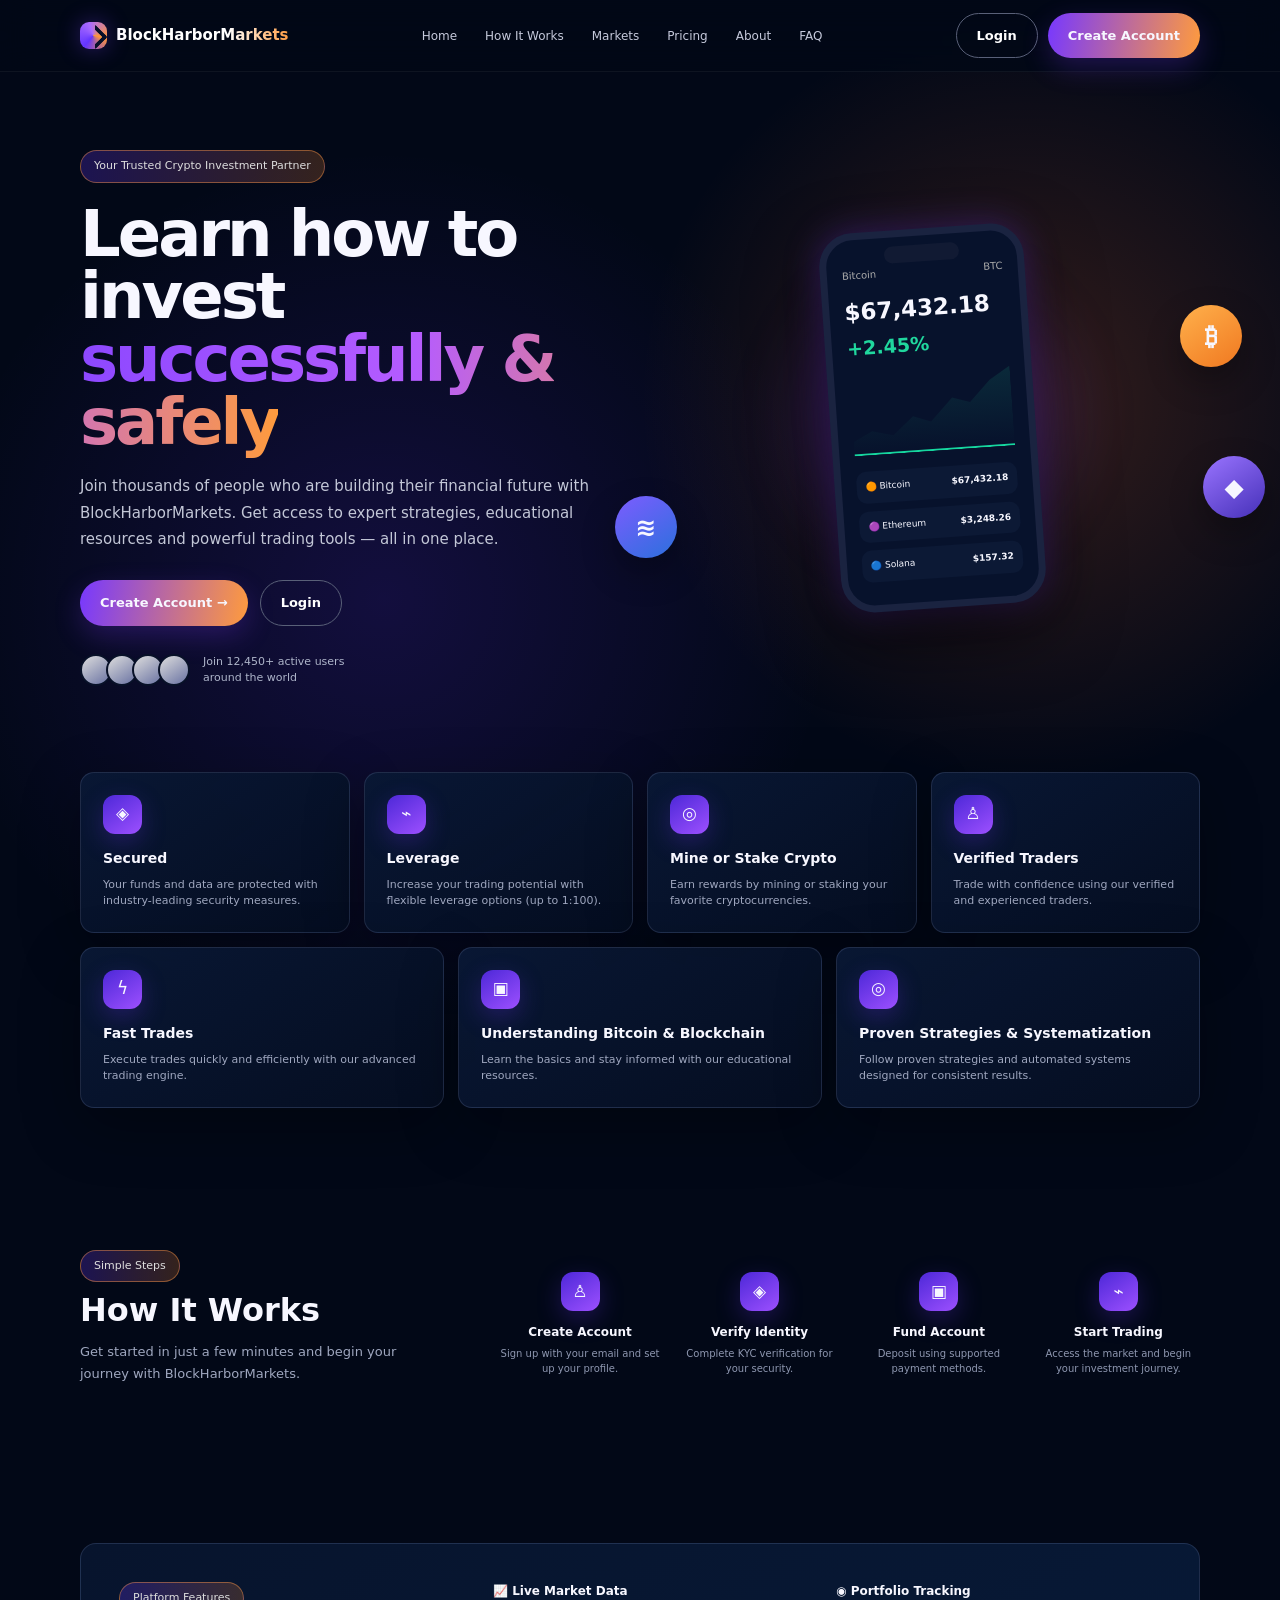
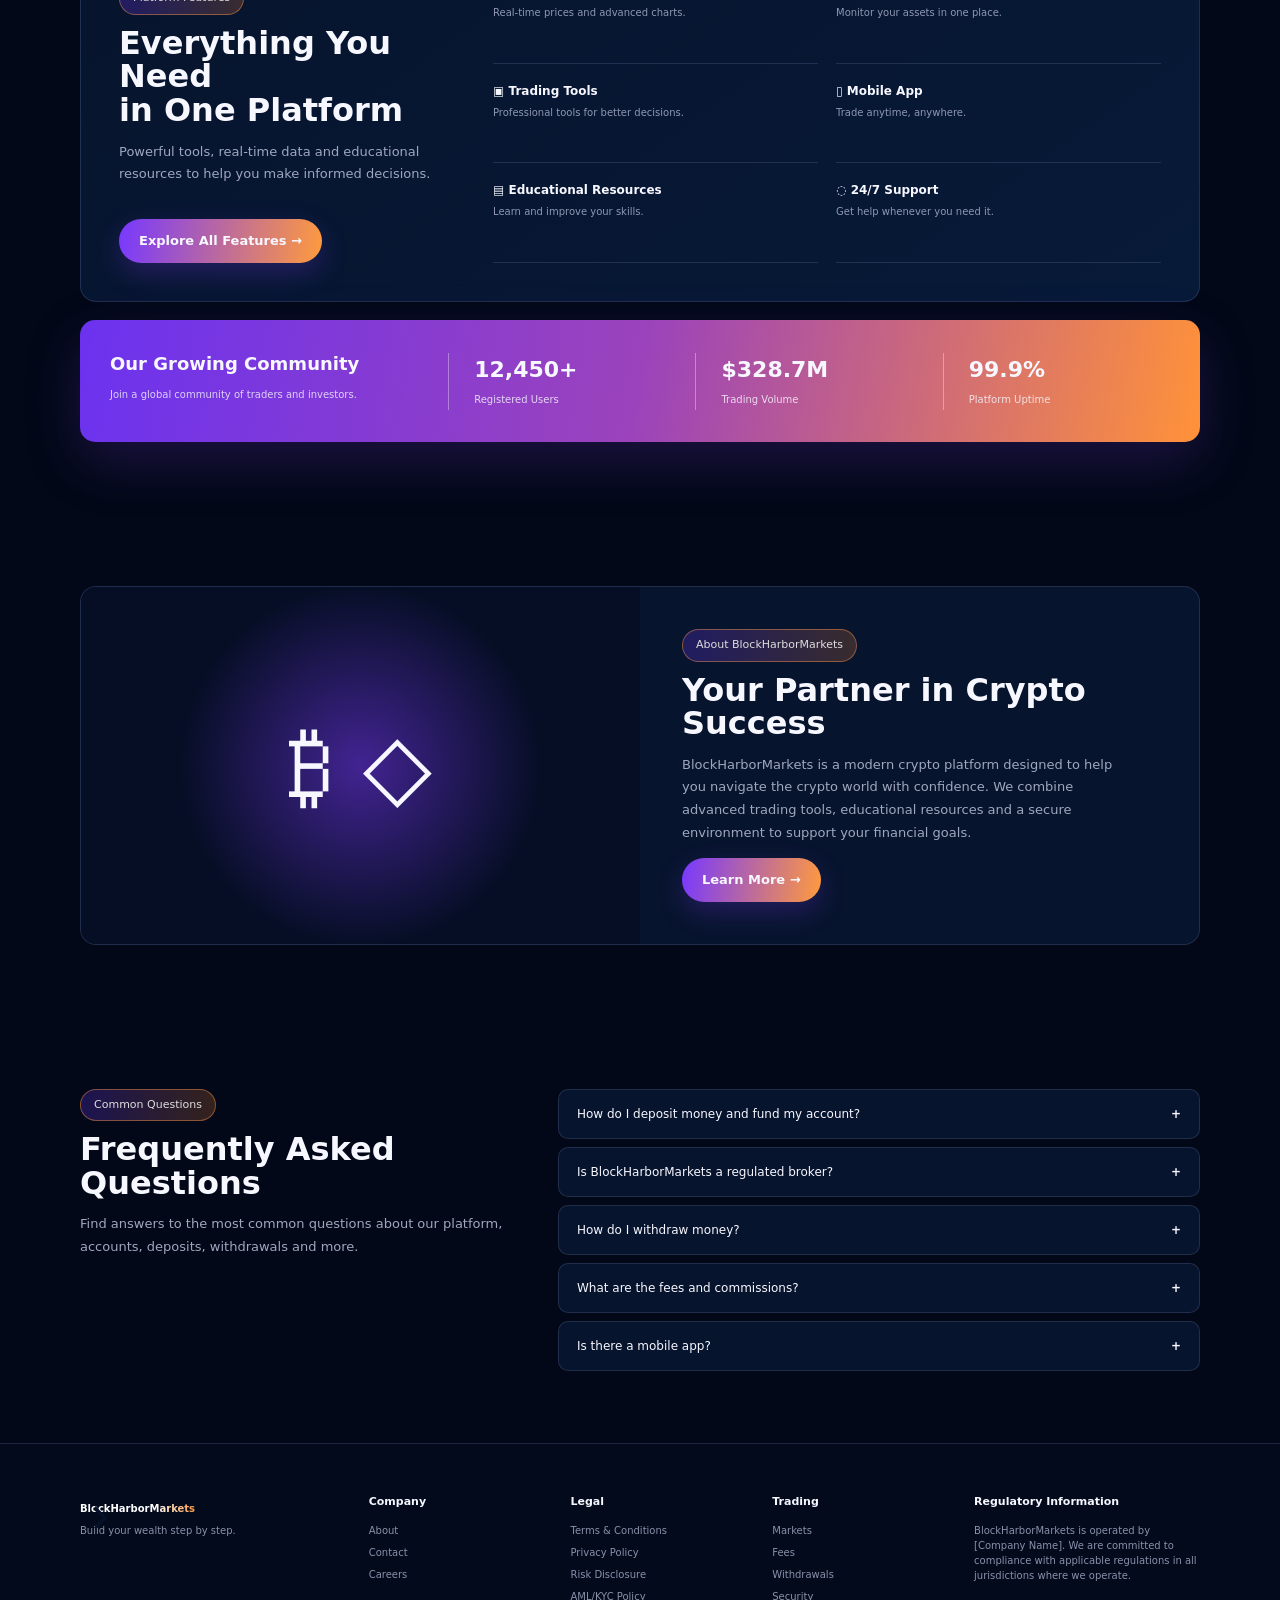
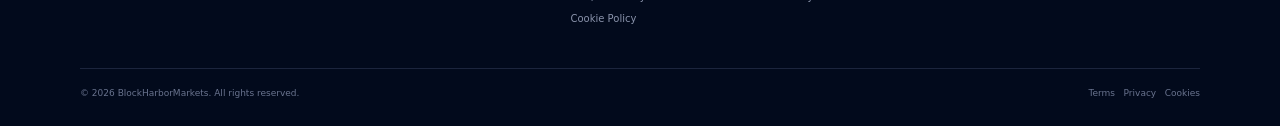
<file: index.html>
<!DOCTYPE html>
<html lang="en">
<head>
<meta charset="UTF-8">
<meta name="viewport" content="width=device-width, initial-scale=1.0">
<title>BlockHarborMarkets — Invest Successfully & Safely</title>
<meta name="description" content="BlockHarborMarkets — crypto market tools, education and portfolio resources.">
<style>
:root{
  --bg:#020817;--bg2:#06112a;--card:#07152f;--card2:#0a1937;
  --text:#f7f7ff;--muted:#a8aec5;--line:rgba(145,160,210,.18);
  --purple:#7c3cff;--purple2:#9b5cff;--orange:#ff9b3d;
  --gradient:linear-gradient(100deg,#7738ff,#ff9b3d);
  --shadow:0 18px 60px rgba(0,0,0,.32);
}
*{box-sizing:border-box}
html{scroll-behavior:smooth}
body{margin:0;background:
 radial-gradient(circle at 80% 12%,rgba(255,115,45,.20),transparent 24rem),
 radial-gradient(circle at 30% 18%,rgba(103,46,255,.17),transparent 28rem),
 var(--bg);color:var(--text);font-family:Inter,ui-sans-serif,system-ui,-apple-system,Segoe UI,Roboto,Arial,sans-serif;line-height:1.5}
a{text-decoration:none;color:inherit}
.container{width:min(1120px,calc(100% - 40px));margin:auto}
nav{height:72px;border-bottom:1px solid rgba(255,255,255,.05);background:rgba(2,8,23,.78);backdrop-filter:blur(18px);position:sticky;top:0;z-index:20}
.nav-inner{height:100%;display:flex;align-items:center;justify-content:space-between;gap:28px}
.logo{display:flex;align-items:center;gap:9px;font-weight:800;font-size:15px;white-space:nowrap}
.logo-mark{width:27px;height:27px;border-radius:9px;background:conic-gradient(from 220deg,#6334ff,#a96bff,#ff9638,#6334ff);position:relative;box-shadow:0 0 22px rgba(124,60,255,.35)}
.logo-mark:after{content:"";position:absolute;width:10px;height:10px;border:4px solid #07102a;border-left-color:transparent;border-bottom-color:transparent;transform:rotate(45deg);left:6px;top:6px;border-radius:3px}
.logo span{background:linear-gradient(90deg,#fff 65%,#ff9c42);-webkit-background-clip:text;color:transparent}
.navlinks{display:flex;gap:28px;color:#c5c9db;font-size:12px}
.navlinks a:hover{color:white}
.nav-actions{display:flex;gap:10px}
.btn{display:inline-flex;align-items:center;justify-content:center;gap:8px;border:0;border-radius:999px;padding:12px 20px;font-weight:700;font-size:13px;cursor:pointer}
.btn-outline{background:transparent;color:#fff;border:1px solid #596078}
.btn-primary{background:var(--gradient);box-shadow:0 10px 28px rgba(128,60,255,.24)}
.btn-primary:hover{filter:brightness(1.08)}
.hero{padding:78px 0 65px;position:relative;overflow:hidden}
.hero-grid{display:grid;grid-template-columns:1fr 1fr;align-items:center;gap:50px}
.badge,.eyebrow{display:inline-flex;padding:7px 13px;border:1px solid rgba(255,151,71,.45);border-radius:999px;background:linear-gradient(90deg,rgba(108,54,255,.25),rgba(255,142,52,.2));font-size:11px;color:#ddd}
h1{font-size:clamp(42px,5vw,66px);line-height:.98;letter-spacing:-3px;margin:20px 0}
.gradient-text{background:linear-gradient(90deg,#8d48ff,#b55cff,#ff9b3d);-webkit-background-clip:text;color:transparent}
.hero p{max-width:560px;color:#c3c7d7;font-size:15px}
.hero-buttons{display:flex;gap:12px;margin:28px 0}
.users{display:flex;align-items:center;gap:13px;color:#aeb5ca;font-size:11px}
.avatars{display:flex}
.avatar{width:32px;height:32px;border-radius:50%;border:2px solid #081128;margin-left:-6px;background:linear-gradient(145deg,#ddd,#6972a2)}
.avatar:first-child{margin-left:0}
.phone-wrap{position:relative;min-height:390px;display:grid;place-items:center}
.glow{position:absolute;width:380px;height:300px;background:radial-gradient(circle,rgba(255,112,48,.35),rgba(111,45,255,.2),transparent 70%);filter:blur(25px)}
.phone{position:relative;width:205px;height:380px;border:7px solid #1a2340;border-radius:34px;background:#07122c;box-shadow:0 25px 70px rgba(0,0,0,.6),0 0 35px rgba(124,60,255,.35);padding:28px 15px;transform:rotate(-4deg)}
.notch{position:absolute;top:9px;left:50%;transform:translateX(-50%);width:75px;height:17px;border-radius:20px;background:#111a33}
.coin{position:absolute;width:62px;height:62px;border-radius:50%;display:grid;place-items:center;font-weight:900;font-size:25px;box-shadow:0 15px 35px rgba(0,0,0,.3)}
.btc{right:-42px;top:82px;background:linear-gradient(145deg,#ffb14c,#f07820)}
.eth{right:-65px;bottom:95px;background:linear-gradient(145deg,#9a74ff,#4530b8)}
.sol{left:-50px;bottom:55px;background:linear-gradient(145deg,#7d5cff,#2b70dd)}
.phone-title{display:flex;justify-content:space-between;font-size:10px;color:#aaa}
.price{font-size:23px;font-weight:800;margin:12px 0}
.chart{height:80px;margin:10px 0;background:linear-gradient(180deg,rgba(32,215,158,.12),transparent);clip-path:polygon(0 82%,12% 70%,25% 77%,38% 55%,49% 63%,63% 35%,74% 42%,87% 16%,100% 0,100% 100%,0 100%);border-bottom:2px solid #16d79f}
.list{display:grid;gap:8px;margin-top:16px}.asset{display:flex;justify-content:space-between;align-items:center;padding:9px;border-radius:10px;background:#0c1935;font-size:9px}.green{color:#20d79e}
.features{padding:20px 0 70px}
.cards{display:grid;grid-template-columns:repeat(4,1fr);gap:14px}
.card{background:linear-gradient(145deg,rgba(9,24,53,.96),rgba(5,14,33,.94));border:1px solid var(--line);border-radius:14px;padding:22px;box-shadow:var(--shadow)}
.card.wide{grid-column:span 1}.icon{width:39px;height:39px;border-radius:12px;background:linear-gradient(145deg,#4d28d8,#9d50ff);display:grid;place-items:center;margin-bottom:14px;font-size:17px;box-shadow:0 8px 24px rgba(113,52,255,.25)}
.card h3{margin:0 0 8px;font-size:14px}.card p{margin:0;color:#9fa7bf;font-size:11px}
.feature-row2{display:grid;grid-template-columns:repeat(3,1fr);gap:14px;margin-top:14px}
.section{padding:72px 0}.section-title{font-size:32px;line-height:1.05;margin:12px 0}.section-copy{color:#9fa7bf;font-size:13px;max-width:440px}
.steps{display:grid;grid-template-columns:1.05fr 2fr;gap:50px;align-items:center}.step-grid{display:grid;grid-template-columns:repeat(4,1fr);gap:16px}.step{text-align:center}.step .icon{margin:0 auto 12px}.step h4{font-size:12px;margin:0 0 5px}.step p{font-size:10px;color:#8e97b0;margin:0}
.platform{background:linear-gradient(145deg,#07142d,#071a38);border:1px solid var(--line);border-radius:16px;padding:38px;display:grid;grid-template-columns:1fr 2fr;gap:40px}.tools{display:grid;grid-template-columns:repeat(2,1fr);gap:18px}.tool{border-bottom:1px solid var(--line);padding-bottom:14px}.tool h4{font-size:12px;margin:0 0 5px}.tool p{font-size:10px;color:#8f98b2;margin:0}
.stats{margin-top:18px;border-radius:15px;padding:30px;background:linear-gradient(100deg,#6b32ef,#9b43bb,#ff9239);display:grid;grid-template-columns:1.4fr repeat(3,1fr);gap:20px;align-items:center;box-shadow:0 20px 55px rgba(122,55,220,.22)}.stats h2{margin:0;font-size:18px}.stat{border-left:1px solid rgba(255,255,255,.35);padding-left:25px}.stat strong{font-size:22px;display:block}.stat span{font-size:10px;opacity:.82}
.about{display:grid;grid-template-columns:1fr 1fr;background:#07142d;border:1px solid var(--line);border-radius:16px;overflow:hidden}.about-art{min-height:280px;background:radial-gradient(circle at 50% 50%,rgba(127,57,255,.5),transparent 55%),#050e24;display:grid;place-items:center;font-size:90px}.about-copy{padding:42px}
.faq{display:grid;grid-template-columns:.8fr 1.2fr;gap:50px}.faq-list{display:grid;gap:8px}.faq-item{background:#07142d;border:1px solid var(--line);border-radius:10px;padding:15px 18px;font-size:12px;display:flex;justify-content:space-between}
footer{border-top:1px solid var(--line);padding:50px 0 25px;background:#020a1c}.footer-grid{display:grid;grid-template-columns:1.5fr repeat(3,1fr) 1.3fr;gap:28px}.footer h4{font-size:11px;margin:0 0 13px}.footer a,.footer p{font-size:10px;color:#8992aa;display:block;margin:7px 0}.bottom{border-top:1px solid var(--line);margin-top:35px;padding-top:18px;color:#69738e;font-size:9px;display:flex;justify-content:space-between}
@media(max-width:900px){.navlinks{display:none}.hero-grid,.steps,.platform,.about,.faq{grid-template-columns:1fr}.cards{grid-template-columns:repeat(2,1fr)}.feature-row2{grid-template-columns:1fr}.step-grid{grid-template-columns:repeat(2,1fr)}.stats{grid-template-columns:1fr 1fr}.stat:first-of-type{border:0}.footer-grid{grid-template-columns:repeat(2,1fr)}.phone-wrap{min-height:330px}}
@media(max-width:560px){.container{width:min(100% - 28px,1120px)}nav{height:64px}.nav-actions .btn-outline{display:none}.nav-actions .btn{padding:9px 13px;font-size:11px}.hero{padding-top:50px}h1{font-size:43px}.cards,.feature-row2,.tools,.stats{grid-template-columns:1fr}.stats .stat{border-left:0;border-top:1px solid rgba(255,255,255,.25);padding:15px 0 0}.footer-grid{grid-template-columns:1fr 1fr}.bottom{display:block}.bottom span{display:block;margin-top:8px}}

.faq-item{display:block;padding:0}
.faq-q{width:100%;display:flex;justify-content:space-between;align-items:center;gap:16px;background:none;border:0;color:inherit;font:inherit;font-size:12px;text-align:left;padding:15px 18px;cursor:pointer}
.faq-q:focus-visible{outline:2px solid var(--purple2);outline-offset:-2px;border-radius:10px}
.faq-q b{transition:transform .18s ease}
.faq-item.open .faq-q b{transform:rotate(45deg)}
.faq-a{padding:0 18px 15px;font-size:11.5px;color:#9fa7bf;line-height:1.6}
.faq-a p{margin:0}

/* Responsive polish */
.container{min-width:0}
section,article,.card,.hero-grid>*{min-width:0}
img,svg,canvas{max-width:100%}
button,a.btn{touch-action:manipulation}
:focus-visible{outline:3px solid #9b7bff;outline-offset:3px}
@media(max-width:900px){
 .nav-inner{gap:12px}
 .hero-grid{gap:28px}
 .hero{padding-bottom:42px}
 .platform,.about,.faq{gap:16px}
}
@media(max-width:560px){
 body{overflow-x:hidden}
 .container{width:calc(100% - 28px)}
 .logo{font-size:13px}
 .nav-inner{gap:8px}
 .nav-actions{gap:7px}
 .nav-actions .btn{min-height:42px;padding:9px 11px}
 h1{font-size:clamp(2.15rem,10vw,2.7rem);line-height:1.08;letter-spacing:-.04em}
 h2{font-size:clamp(1.55rem,7vw,2rem)}
 .hero{padding-top:38px}
 .hero-grid{gap:24px}
 .cards,.feature-row2,.tools,.stats,.step-grid{grid-template-columns:minmax(0,1fr)}
 .stat{padding:16px}
 .card,.feature-card,.tool-card{padding:18px}
 .ticker{overflow:hidden}
 .ticker-track{max-width:100%}
 .cta-band{padding:22px 18px}
 footer,.footer{gap:16px}
}
@media(prefers-reduced-motion:reduce){
 *,*::before,*::after{scroll-behavior:auto!important;animation-duration:.01ms!important;transition-duration:.01ms!important}
}


/* Mobile-first navigation and visual consistency refinement */
.menu-toggle{display:none;align-items:center;justify-content:center;flex-direction:column;gap:4px;width:44px;height:44px;border:1px solid var(--line);border-radius:12px;background:rgba(255,255,255,.04);color:var(--text);cursor:pointer}
.menu-toggle span{display:block;width:18px;height:2px;border-radius:2px;background:currentColor}
.btn{min-height:44px;transition:transform .18s ease,filter .18s ease,background .18s ease}
.btn:focus-visible,.menu-toggle:focus-visible{outline:3px solid #b49aff;outline-offset:3px}
.card{transition:transform .2s ease,border-color .2s ease}
.card:hover{transform:translateY(-3px);border-color:rgba(155,92,255,.42)}
.hero p,.section-copy{line-height:1.75}
@media(max-width:900px){
  nav{position:sticky}
  .nav-inner{position:relative}
  .menu-toggle{display:flex;flex:0 0 44px;order:3}
  .nav-actions{margin-left:auto;order:2}
  .navlinks{display:none;position:absolute;top:calc(100% + 1px);left:0;right:0;z-index:30;padding:12px;border:1px solid var(--line);border-radius:0 0 16px 16px;background:rgba(4,12,31,.98);box-shadow:0 20px 40px rgba(0,0,0,.35);gap:0}
  .navlinks.open{display:grid;grid-template-columns:repeat(2,minmax(0,1fr))}
  .navlinks a{padding:13px 12px;border-radius:10px;font-size:13px}
  .navlinks a:hover{background:rgba(255,255,255,.06)}
  .hero-grid{grid-template-columns:minmax(0,1fr);gap:24px}
  .hero-grid>div:first-child{max-width:720px}
  .phone-wrap{min-height:300px;max-width:460px;width:100%;margin-inline:auto}
  .section{padding:54px 0}
}
@media(max-width:560px){
  .container{width:calc(100% - 28px)}
  .logo{font-size:12px;gap:7px}
  .logo-mark{width:25px;height:25px;flex:0 0 25px}
  .nav-inner{gap:8px}
  .nav-actions{gap:6px}
  .nav-actions .btn{padding:9px 10px;font-size:10px;white-space:nowrap}
  .nav-actions .btn-outline{display:inline-flex}
  .menu-toggle{width:40px;height:40px;flex-basis:40px}
  .hero{padding-top:34px}
  .hero-buttons{display:grid;grid-template-columns:1fr;gap:10px}
  .hero-buttons .btn{width:100%}
  .users{align-items:flex-start}
  .phone-wrap{min-height:270px;transform:scale(.9);transform-origin:top center;margin-bottom:-20px}
  .btc{right:-24px}.eth{right:-34px}.sol{left:-24px}
  .cards,.feature-row2,.tools,.step-grid{grid-template-columns:minmax(0,1fr)}
  .card{padding:20px}
  .platform{padding:22px}
  .stats{padding:22px;grid-template-columns:minmax(0,1fr)}
  .about-copy{padding:24px}
  .faq{gap:22px}
  .footer-grid{gap:20px 14px}
  .bottom{line-height:1.8}
}
@media(prefers-reduced-motion:reduce){.card:hover{transform:none}}

</style>
</head>
<body>

<nav>
  <div class="container nav-inner">
    <a class="logo" href="#"><i class="logo-mark"></i><span>BlockHarborMarkets</span></a>
    <div class="navlinks" id="primary-navigation">
      <a href="#home">Home</a><a href="#how">How It Works</a><a href="#markets">Markets</a><a href="#pricing">Pricing</a><a href="#about">About</a><a href="#faq">FAQ</a>
    </div>
    <button class="menu-toggle" type="button" aria-label="Open navigation menu" aria-expanded="false" aria-controls="primary-navigation"><span></span><span></span><span></span></button>
    <div class="nav-actions"><a class="btn btn-outline" href="login.html">Login</a><a class="btn btn-primary" href="signup.html">Create Account</a></div>
  </div>
</nav>

<main id="home">
<section class="hero">
  <div class="container hero-grid">
    <div>
      <span class="badge">Your Trusted Crypto Investment Partner</span>
      <h1>Learn how to invest<br><span class="gradient-text">successfully &amp; safely</span></h1>
      <p>Join thousands of people who are building their financial future with BlockHarborMarkets. Get access to expert strategies, educational resources and powerful trading tools — all in one place.</p>
      <div class="hero-buttons"><a class="btn btn-primary" href="signup.html">Create Account →</a><a class="btn btn-outline" href="login.html">Login</a></div>
      <div class="users"><div class="avatars"><i class="avatar"></i><i class="avatar"></i><i class="avatar"></i><i class="avatar"></i></div><span>Join 12,450+ active users<br>around the world</span></div>
    </div>
    <div class="phone-wrap">
      <div class="glow"></div>
      <div class="phone">
        <div class="notch"></div>
        <div class="phone-title"><span>Bitcoin</span><span>BTC</span></div>
        <div class="price">$67,432.18 <small class="green">+2.45%</small></div>
        <div class="chart"></div>
        <div class="list">
          <div class="asset"><span>🟠 Bitcoin</span><b>$67,432.18</b></div>
          <div class="asset"><span>🟣 Ethereum</span><b>$3,248.26</b></div>
          <div class="asset"><span>🔵 Solana</span><b>$157.32</b></div>
        </div>
      </div>
      <div class="coin btc">₿</div><div class="coin eth">◆</div><div class="coin sol">≋</div>
    </div>
  </div>
</section>

<section class="features" id="markets">
<div class="container">
  <div class="cards">
    <div class="card"><div class="icon">◈</div><h3>Secured</h3><p>Your funds and data are protected with industry-leading security measures.</p></div>
    <div class="card"><div class="icon">⌁</div><h3>Leverage</h3><p>Increase your trading potential with flexible leverage options (up to 1:100).</p></div>
    <div class="card"><div class="icon">◎</div><h3>Mine or Stake Crypto</h3><p>Earn rewards by mining or staking your favorite cryptocurrencies.</p></div>
    <div class="card"><div class="icon">♙</div><h3>Verified Traders</h3><p>Trade with confidence using our verified and experienced traders.</p></div>
  </div>
  <div class="feature-row2">
    <div class="card"><div class="icon">ϟ</div><h3>Fast Trades</h3><p>Execute trades quickly and efficiently with our advanced trading engine.</p></div>
    <div class="card"><div class="icon">▣</div><h3>Understanding Bitcoin &amp; Blockchain</h3><p>Learn the basics and stay informed with our educational resources.</p></div>
    <div class="card"><div class="icon">◎</div><h3>Proven Strategies &amp; Systematization</h3><p>Follow proven strategies and automated systems designed for consistent results.</p></div>
  </div>
</div>
</section>

<section class="section" id="how">
<div class="container steps">
  <div><span class="eyebrow">Simple Steps</span><h2 class="section-title">How It Works</h2><p class="section-copy">Get started in just a few minutes and begin your journey with BlockHarborMarkets.</p></div>
  <div class="step-grid">
    <div class="step"><div class="icon">♙</div><h4>Create Account</h4><p>Sign up with your email and set up your profile.</p></div>
    <div class="step"><div class="icon">◈</div><h4>Verify Identity</h4><p>Complete KYC verification for your security.</p></div>
    <div class="step"><div class="icon">▣</div><h4>Fund Account</h4><p>Deposit using supported payment methods.</p></div>
    <div class="step"><div class="icon">⌁</div><h4>Start Trading</h4><p>Access the market and begin your investment journey.</p></div>
  </div>
</div>
</section>

<section class="section" id="pricing">
<div class="container">
  <div class="platform">
    <div><span class="eyebrow">Platform Features</span><h2 class="section-title">Everything You Need<br>in One Platform</h2><p class="section-copy">Powerful tools, real-time data and educational resources to help you make informed decisions.</p><a class="btn btn-primary" href="#" style="margin-top:20px">Explore All Features →</a></div>
    <div class="tools">
      <div class="tool"><h4>📈 Live Market Data</h4><p>Real-time prices and advanced charts.</p></div>
      <div class="tool"><h4>◉ Portfolio Tracking</h4><p>Monitor your assets in one place.</p></div>
      <div class="tool"><h4>▣ Trading Tools</h4><p>Professional tools for better decisions.</p></div>
      <div class="tool"><h4>▯ Mobile App</h4><p>Trade anytime, anywhere.</p></div>
      <div class="tool"><h4>▤ Educational Resources</h4><p>Learn and improve your skills.</p></div>
      <div class="tool"><h4>◌ 24/7 Support</h4><p>Get help whenever you need it.</p></div>
    </div>
  </div>
  <div class="stats">
    <div><h2>Our Growing Community</h2><p style="font-size:10px;opacity:.8">Join a global community of traders and investors.</p></div>
    <div class="stat"><strong>12,450+</strong><span>Registered Users</span></div>
    <div class="stat"><strong>$328.7M</strong><span>Trading Volume</span></div>
    <div class="stat"><strong>99.9%</strong><span>Platform Uptime</span></div>
  </div>
</div>
</section>

<section class="section" id="about">
<div class="container about">
  <div class="about-art">₿ ◇</div>
  <div class="about-copy"><span class="eyebrow">About BlockHarborMarkets</span><h2 class="section-title">Your Partner in Crypto Success</h2><p class="section-copy">BlockHarborMarkets is a modern crypto platform designed to help you navigate the crypto world with confidence. We combine advanced trading tools, educational resources and a secure environment to support your financial goals.</p><a class="btn btn-primary" href="#">Learn More →</a></div>
</div>
</section>

<section class="section" id="faq">
<div class="container faq">
  <div><span class="eyebrow">Common Questions</span><h2 class="section-title">Frequently Asked Questions</h2><p class="section-copy">Find answers to the most common questions about our platform, accounts, deposits, withdrawals and more.</p></div>
  <div class="faq-list">
    <div class="faq-item">
      <button class="faq-q" type="button" aria-expanded="false" aria-controls="faq-a1">How do I deposit money and fund my account?<b>+</b></button>
      <div class="faq-a" id="faq-a1" role="region" hidden><p>Open the deposit page from your dashboard to get the deposit address for the asset and network you want to use, then send funds from your own wallet or exchange. If a deposit does not appear on your account, contact support with the transaction hash.</p></div>
    </div>
    <div class="faq-item">
      <button class="faq-q" type="button" aria-expanded="false" aria-controls="faq-a2">Is BlockHarborMarkets a regulated broker?<b>+</b></button>
      <div class="faq-a" id="faq-a2" role="region" hidden><p>BlockHarborMarkets is a self-custody account and portfolio platform. We do not hold client funds, execute trades on your behalf, or provide investment advice. For questions about our regulatory status, contact support.</p></div>
    </div>
    <div class="faq-item">
      <button class="faq-q" type="button" aria-expanded="false" aria-controls="faq-a3">How do I withdraw money?<b>+</b></button>
      <div class="faq-a" id="faq-a3" role="region" hidden><p>Submit a withdrawal request from your dashboard with the amount and the destination address. Requests are recorded against your account as pending and are reviewed before they are processed.</p></div>
    </div>
    <div class="faq-item">
      <button class="faq-q" type="button" aria-expanded="false" aria-controls="faq-a4">What are the fees and commissions?<b>+</b></button>
      <div class="faq-a" id="faq-a4" role="region" hidden><p>Fee information is not currently published on this site. Contact support for the current schedule before you transact.</p></div>
    </div>
    <div class="faq-item">
      <button class="faq-q" type="button" aria-expanded="false" aria-controls="faq-a5">Is there a mobile app?<b>+</b></button>
      <div class="faq-a" id="faq-a5" role="region" hidden><p>There is no separate mobile app. The platform runs in your mobile browser at this site, and every page is laid out for phone screens.</p></div>
    </div>
  </div>
</div>
</section>
</main>

<footer class="footer">
<div class="container">
  <div class="footer-grid">
    <div><a class="logo" href="#"><i class="logo-mark"></i><span>BlockHarborMarkets</span></a><p>Build your wealth step by step.</p></div>
    <div><h4>Company</h4><a href="#about">About</a><a href="#">Contact</a><a href="#">Careers</a></div>
    <div><h4>Legal</h4><a href="#">Terms &amp; Conditions</a><a href="#">Privacy Policy</a><a href="#">Risk Disclosure</a><a href="#">AML/KYC Policy</a><a href="#">Cookie Policy</a></div>
    <div><h4>Trading</h4><a href="#markets">Markets</a><a href="#">Fees</a><a href="#">Withdrawals</a><a href="#">Security</a></div>
    <div><h4>Regulatory Information</h4><p>BlockHarborMarkets is operated by [Company Name]. We are committed to compliance with applicable regulations in all jurisdictions where we operate.</p></div>
  </div>
  <div class="bottom"><span>© 2026 BlockHarborMarkets. All rights reserved.</span><span>Terms &nbsp; Privacy &nbsp; Cookies</span></div>
</div>
</footer>
<script>
(function () {
  document.querySelectorAll('.faq-item').forEach(function (item) {
    var btn = item.querySelector('.faq-q');
    var panel = item.querySelector('.faq-a');
    if (!btn || !panel) return;
    btn.addEventListener('click', function () {
      var open = item.classList.toggle('open');
      btn.setAttribute('aria-expanded', open ? 'true' : 'false');
      panel.hidden = !open;
    });
  });
})();
</script>

<script>
(function () {
  var toggle = document.querySelector('.menu-toggle');
  var nav = document.getElementById('primary-navigation');
  if (!toggle || !nav) return;
  function closeMenu() {
    nav.classList.remove('open');
    toggle.setAttribute('aria-expanded', 'false');
    toggle.setAttribute('aria-label', 'Open navigation menu');
  }
  toggle.addEventListener('click', function () {
    var isOpen = nav.classList.toggle('open');
    toggle.setAttribute('aria-expanded', isOpen ? 'true' : 'false');
    toggle.setAttribute('aria-label', isOpen ? 'Close navigation menu' : 'Open navigation menu');
  });
  nav.querySelectorAll('a').forEach(function (link) {
    link.addEventListener('click', closeMenu);
  });
  document.addEventListener('keydown', function (event) {
    if (event.key === 'Escape') closeMenu();
  });
  window.addEventListener('resize', function () {
    if (window.matchMedia('(min-width: 901px)').matches) closeMenu();
  });
})();
</script>

</body>
</html>
</file>
